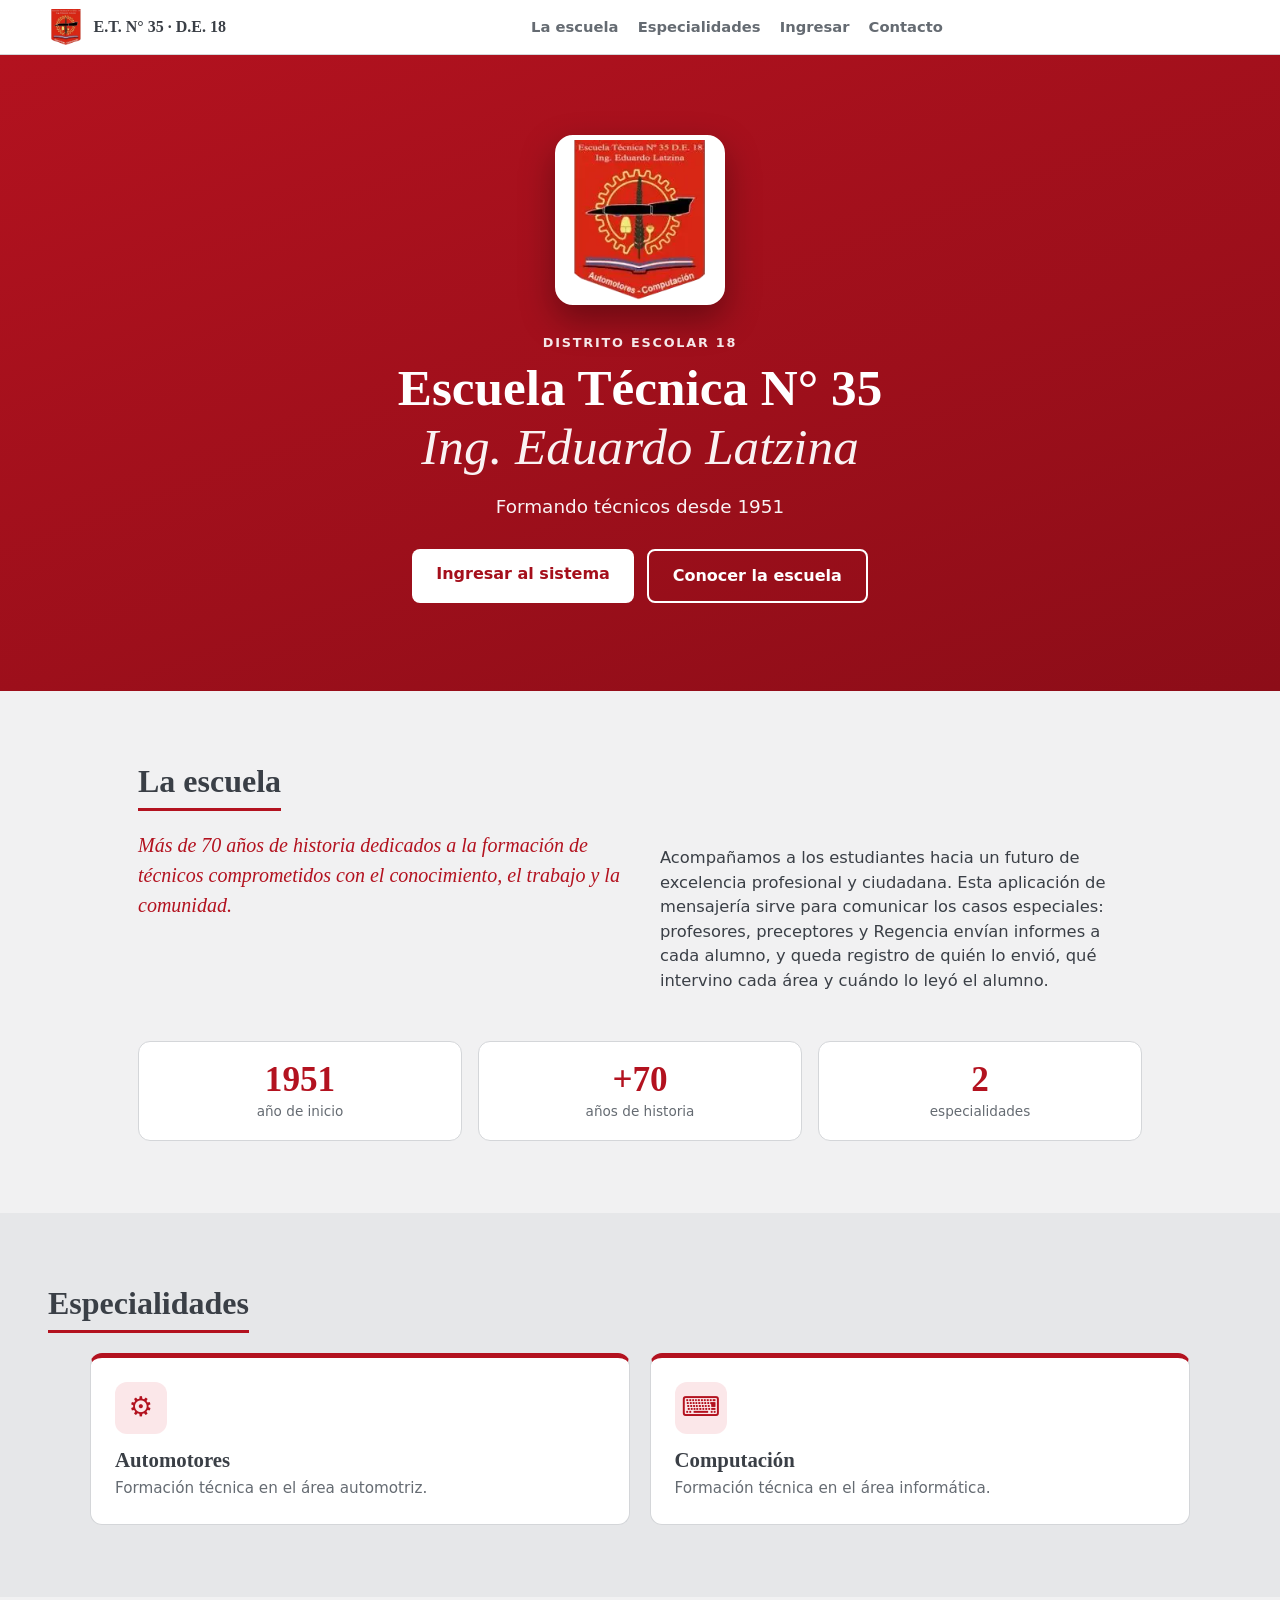
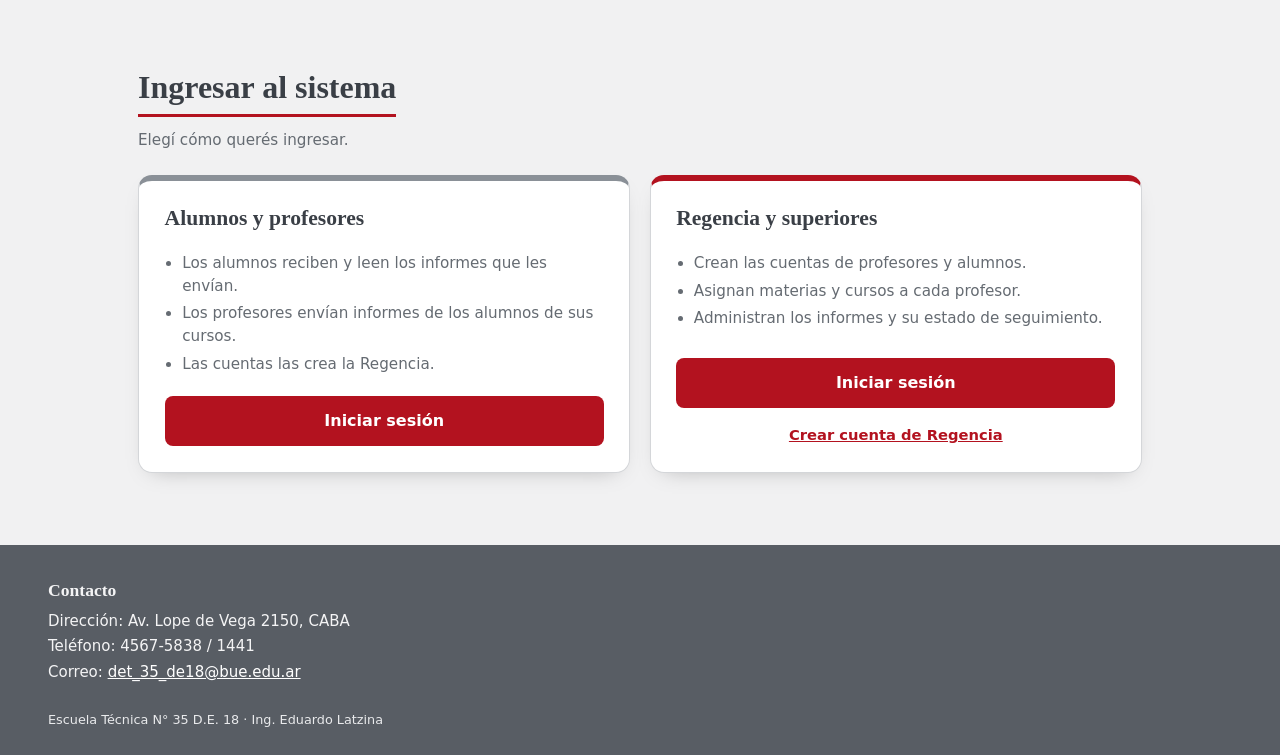
<file: index.html>
<!doctype html>
<html lang="es"><head><meta charset="utf-8">
<meta name="viewport" content="width=device-width, initial-scale=1, viewport-fit=cover">
<title>Mensajería de informes · Escuela Técnica N° 35</title>
<meta name="description" content="Escuela Técnica N° 35 D.E. 18 Ing. Eduardo Latzina. Formando técnicos desde 1951.">
<meta name="theme-color" content="#b3121f">
<link rel="icon" href="img/escudo.png">
<link rel="stylesheet" href="css/styles.css"><link rel="stylesheet" href="css/landing.css">
</head><body class="home">
<header class="hbar">
  <a class="hmarca" href="index.html"><img src="img/escudo.png" alt=""><span>E.T. N° 35 · D.E. 18</span></a>
  <nav class="hnav" aria-label="Secciones">
    <a href="#escuela">La escuela</a><a href="#especialidades">Especialidades</a><a href="#acceso">Ingresar</a><a href="#contacto">Contacto</a>
  </nav>
</header>

<main>
<section class="hero">
  <img class="hescudo" src="img/escudo.png" alt="Escudo de la Escuela Técnica N° 35 D.E. 18 Ing. Eduardo Latzina">
  <p class="eyebrow">Distrito Escolar 18</p>
  <h1>Escuela Técnica N° 35<br><span>Ing. Eduardo Latzina</span></h1>
  <p class="lema">Formando técnicos desde 1951</p>
  <div class="hcta"><a class="btn grande-h" href="#acceso">Ingresar al sistema</a><a class="btn g grande-h claro" href="#escuela">Conocer la escuela</a></div>
</section>

<section id="escuela" class="sec">
  <h2>La escuela</h2>
  <div class="cols">
    <p class="lead">Más de 70 años de historia dedicados a la formación de técnicos comprometidos con el conocimiento, el trabajo y la comunidad.</p>
    <p>Acompañamos a los estudiantes hacia un futuro de excelencia profesional y ciudadana. Esta aplicación de mensajería sirve para comunicar los casos especiales: profesores, preceptores y Regencia envían informes a cada alumno, y queda registro de quién lo envió, qué intervino cada área y cuándo lo leyó el alumno.</p>
  </div>
  <div class="cifras">
    <div><b>1951</b><span>año de inicio</span></div>
    <div><b>+70</b><span>años de historia</span></div>
    <div><b>2</b><span>especialidades</span></div>
  </div>
</section>

<section id="especialidades" class="sec gris">
  <h2>Especialidades</h2>
  <div class="esp">
    <article><span class="ico" aria-hidden="true">⚙</span><h3>Automotores</h3><p>Formación técnica en el área automotriz.</p></article>
    <article><span class="ico" aria-hidden="true">⌨</span><h3>Computación</h3><p>Formación técnica en el área informática.</p></article>
  </div>
</section>

<section id="acceso" class="sec">
  <h2>Ingresar al sistema</h2>
  <p class="sub2">Elegí cómo querés ingresar.</p>
  <div class="accesos">
    <article class="acc">
      <h3>Alumnos y profesores</h3>
      <ul>
        <li>Los alumnos reciben y leen los informes que les envían.</li>
        <li>Los profesores envían informes de los alumnos de sus cursos.</li>
        <li>Las cuentas las crea la Regencia.</li>
      </ul>
      <a class="btn grande-h" href="login.html?portal=comunidad">Iniciar sesión</a>
    </article>
    <article class="acc rojo">
      <h3>Regencia y superiores</h3>
      <ul>
        <li>Crean las cuentas de profesores y alumnos.</li>
        <li>Asignan materias y cursos a cada profesor.</li>
        <li>Administran los informes y su estado de seguimiento.</li>
      </ul>
      <a class="btn grande-h" href="login.html?portal=regencia">Iniciar sesión</a>
      <a class="enlace" href="register.html">Crear cuenta de Regencia</a>
    </article>
  </div>
</section>
</main>

<footer id="contacto" class="pie2">
  <div>
    <h3>Contacto</h3>
    <p>Dirección: Av. Lope de Vega 2150, CABA<br>Teléfono: 4567-5838 / 1441<br>Correo: <a href="mailto:det_35_de18@bue.edu.ar">det_35_de18@bue.edu.ar</a></p>
  </div>
  <p class="copy">Escuela Técnica N° 35 D.E. 18 · Ing. Eduardo Latzina</p>
</footer>
</body></html>
</file>
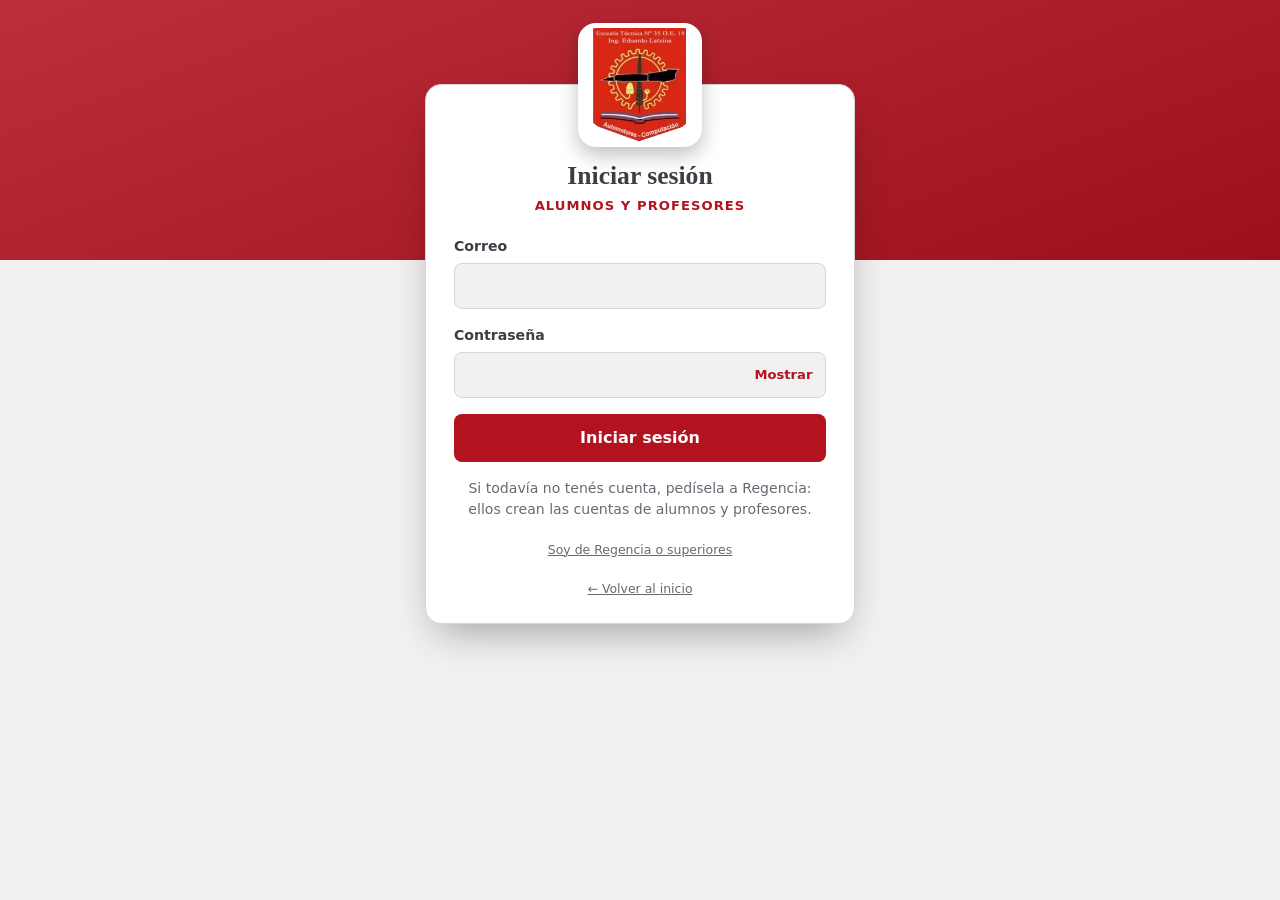
<file: app.html>
<!doctype html>
<html lang="es"><head><meta charset="utf-8">
<meta name="viewport" content="width=device-width, initial-scale=1, viewport-fit=cover">
<title>Informes de Conducta Escolar</title>
<meta name="description" content="Panel de informes de conducta de la Escuela Técnica N° 35 D.E. 18 Ing. Eduardo Latzina.">
<meta name="theme-color" content="#b3121f">
<link rel="icon" href="img/escudo.png"><link rel="stylesheet" href="css/styles.css"></head><body>
<div id="app"></div><div id="t" class="np" role="status" hidden></div>

<script src="js/store.js"></script><script src="js/app.js"></script></body></html>
</file>
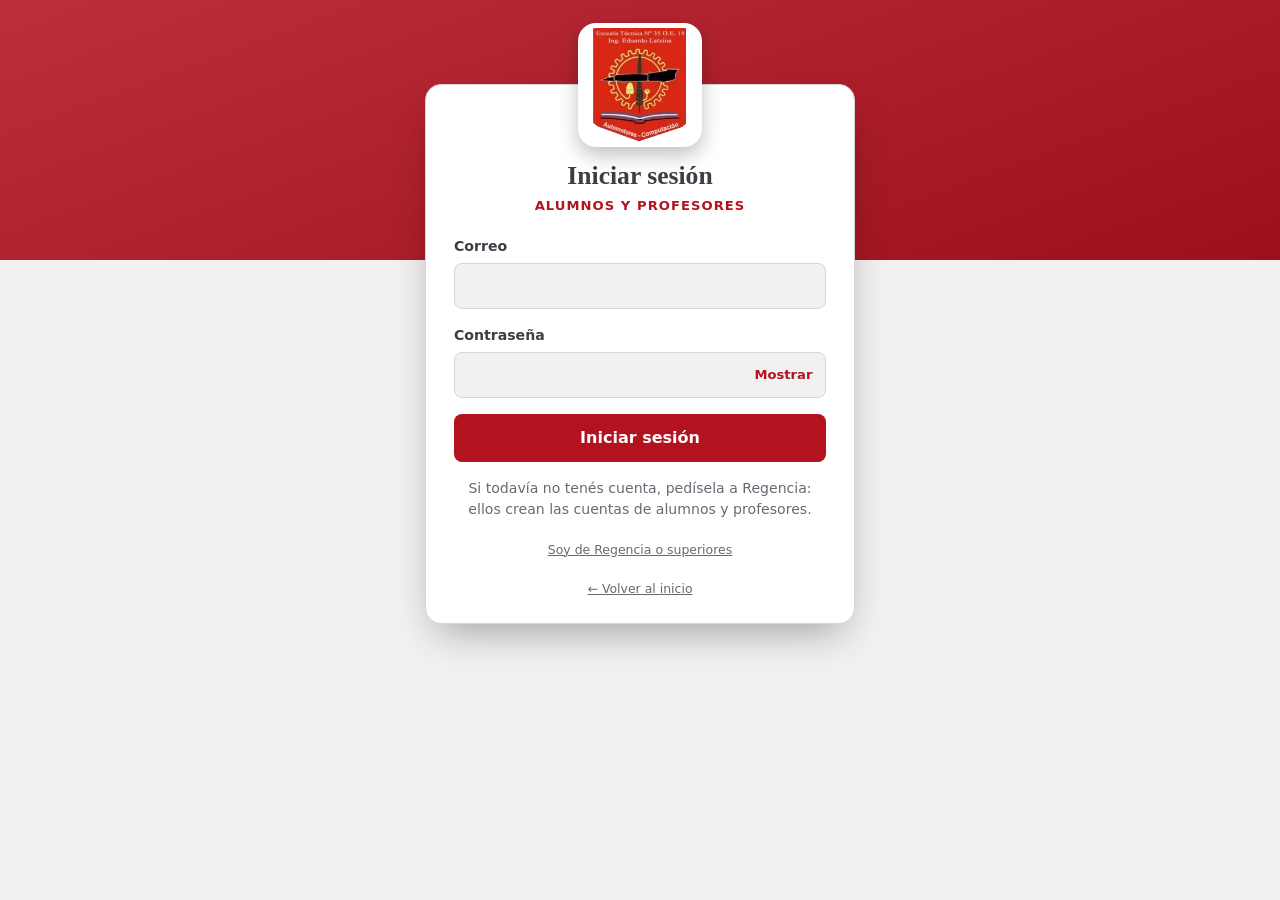
<file: login.html>
<!doctype html>
<html lang="es"><head><meta charset="utf-8">
<meta name="viewport" content="width=device-width, initial-scale=1, viewport-fit=cover">
<title>Iniciar sesión · Escuela Técnica N° 35</title>
<meta name="description" content="Iniciar sesión en el sistema de informes de conducta de la Escuela Técnica N° 35 D.E. 18 Ing. Eduardo Latzina.">
<meta name="theme-color" content="#b3121f">
<link rel="icon" href="img/escudo.png">
<link rel="stylesheet" href="css/styles.css"><link rel="stylesheet" href="css/auth.css">
</head><body class="auth">
<div class="banda" aria-hidden="true"></div>
<main class="tarjeta">
  <img class="escudo" src="img/escudo.png" alt="Escudo de la Escuela Técnica N° 35 D.E. 18 Ing. Eduardo Latzina">
  <h1>Iniciar sesión</h1>
  <p class="portal" id="portal"></p>
  <form id="f">
    <p id="exito" class="exito" role="status" hidden><strong>¡Cuenta creada correctamente!</strong> Ingresá tu contraseña para entrar.</p>
    <div class="campo">
      <label for="email">Correo</label>
      <input id="email" name="email" type="email" autocomplete="username" required>
    </div>
    <div class="campo">
      <label for="password">Contraseña</label>
      <div class="clave">
        <input id="password" name="password" type="password" autocomplete="current-password" required>
        <button type="button" class="ojo" aria-label="Mostrar contraseña" data-ojo="password">Mostrar</button>
      </div>
    </div>
    <p id="err" class="err" role="alert" hidden></p>
    <button class="btn grande" type="submit">Iniciar sesión</button>
  </form>
  <div id="extra"></div>
  <p class="pie"><a href="index.html">← Volver al inicio</a></p>
</main>
<script src="js/store.js"></script><script src="js/login.js"></script>
</body></html>
</file>
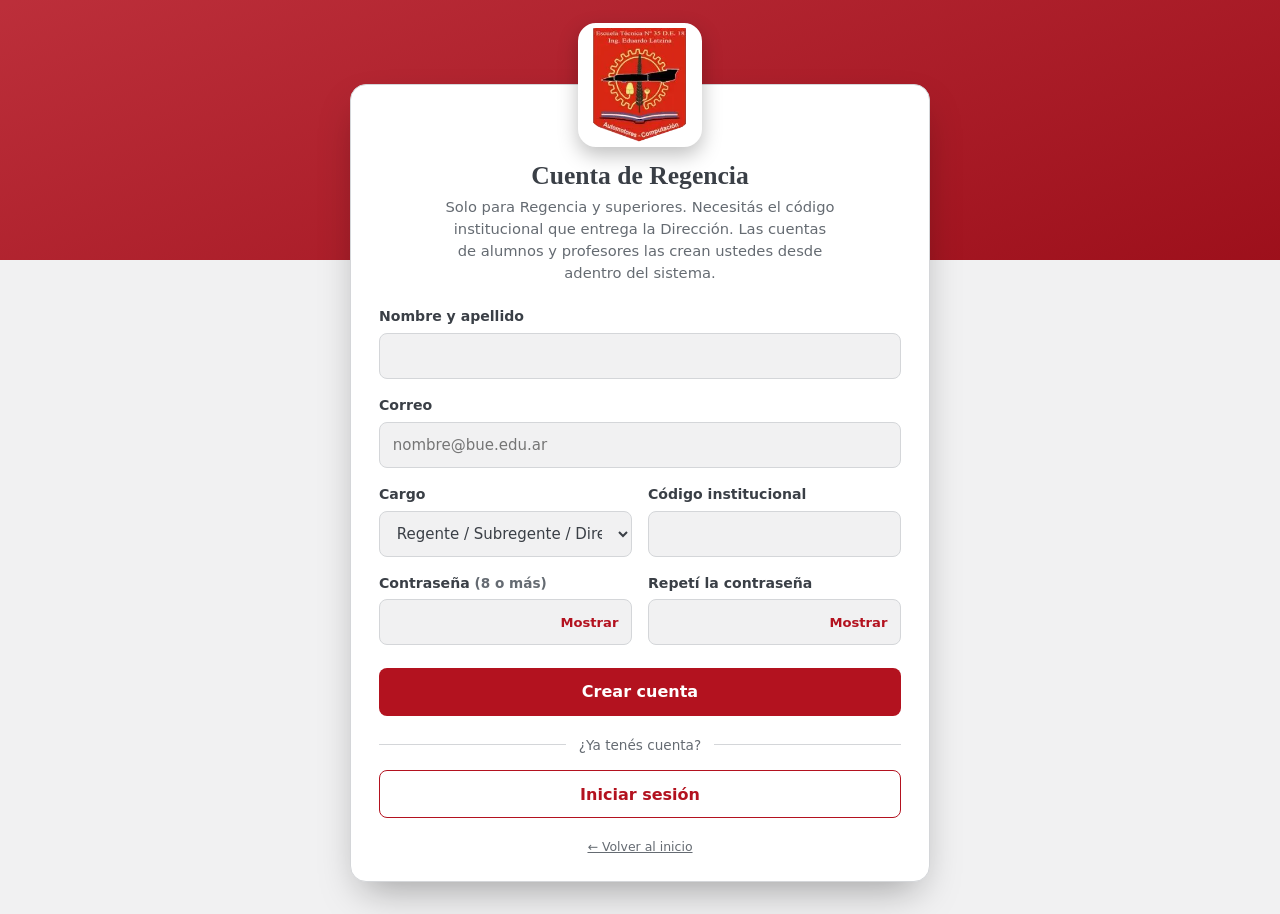
<file: register.html>
<!doctype html>
<html lang="es"><head><meta charset="utf-8">
<meta name="viewport" content="width=device-width, initial-scale=1, viewport-fit=cover">
<title>Cuenta de Regencia · Escuela Técnica N° 35</title>
<meta name="description" content="Crear cuenta de Regencia del sistema de informes de conducta de la Escuela Técnica N° 35 D.E. 18 Ing. Eduardo Latzina.">
<meta name="theme-color" content="#b3121f">
<link rel="icon" href="img/escudo.png">
<link rel="stylesheet" href="css/styles.css"><link rel="stylesheet" href="css/auth.css">
</head><body class="auth">
<div class="banda" aria-hidden="true"></div>
<main class="tarjeta ancha">
  <img class="escudo" src="img/escudo.png" alt="Escudo de la Escuela Técnica N° 35 D.E. 18 Ing. Eduardo Latzina">
  <h1>Cuenta de Regencia</h1>
  <p class="sub">Solo para Regencia y superiores. Necesitás el código institucional que entrega la Dirección. Las cuentas de alumnos y profesores las crean ustedes desde adentro del sistema.</p>
  <form id="f">
    <div class="campo">
      <label for="nombre">Nombre y apellido</label>
      <input id="nombre" name="nombre" autocomplete="name" required minlength="3">
    </div>
    <div class="campo">
      <label for="email">Correo</label>
      <input id="email" name="email" type="email" autocomplete="username" placeholder="nombre@bue.edu.ar" required>
    </div>
    <div class="fila">
      <div class="campo">
        <label for="rol">Cargo</label>
        <select id="rol" name="rol">
          <option value="REGENTE">Regente / Subregente / Directivo</option>
          <option value="PRECEPTOR">Preceptor / DOE</option>
        </select>
      </div>
      <div class="campo">
        <label for="codigo">Código institucional</label>
        <input id="codigo" name="codigo" autocomplete="off" required>
      </div>
    </div>
    <div class="fila">
      <div class="campo">
        <label for="password">Contraseña <span class="mu">(8 o más)</span></label>
        <div class="clave">
          <input id="password" name="password" type="password" autocomplete="new-password" required minlength="8" maxlength="72">
          <button type="button" class="ojo" aria-label="Mostrar contraseña" data-ojo="password">Mostrar</button>
        </div>
      </div>
      <div class="campo">
        <label for="repetir">Repetí la contraseña</label>
        <div class="clave">
          <input id="repetir" name="repetir" type="password" autocomplete="new-password" required>
          <button type="button" class="ojo" aria-label="Mostrar contraseña" data-ojo="repetir">Mostrar</button>
        </div>
      </div>
    </div>
    <p id="err" class="err" role="alert" hidden></p>
    <div id="ok" class="exito" role="status" hidden>
      <strong>¡Cuenta creada correctamente!</strong>
      <span>Tus datos se guardaron. Te llevamos a iniciar sesión…</span>
      <a id="ir" href="login.html?portal=regencia">Ir a iniciar sesión ahora</a>
    </div>
    <button class="btn grande" type="submit">Crear cuenta</button>
  </form>
  <div class="o"><span>¿Ya tenés cuenta?</span></div>
  <a class="btn g grande" href="login.html?portal=regencia">Iniciar sesión</a>
  <p class="pie"><a href="index.html">← Volver al inicio</a></p>
</main>
<script src="js/store.js"></script><script src="js/register.js"></script>
</body></html>
</file>
<file: css/styles.css>
:root{color-scheme:light dark;--bg:light-dark(#f1f1f2,#1f2124);--sf:light-dark(#ffffff,#2a2d31);--tx:light-dark(#3a3f46,#f1f2f3);--mu:light-dark(#656b72,#a3a8ae);--ln:light-dark(#d4d6d9,#40454a);--ac:light-dark(#b3121f,#ff6b74);--ac2:light-dark(#fbe7e9,#43252a);--ok:light-dark(#ffffff,#2a2d31);--ok2:light-dark(#5f656c,#d3d6da);--wa:light-dark(#5a6067,#b9bec4);--wa2:light-dark(#e6e7e9,#2b2e32);--on:light-dark(#ffffff,#2a2d31);padding-top:env(safe-area-inset-top,0px);padding-bottom:env(safe-area-inset-bottom,0px)}
:root[data-theme=dark]{color-scheme:dark}:root[data-theme=light]{color-scheme:light}
html{scroll-padding-top:env(safe-area-inset-top,0px)}*{box-sizing:border-box}
body{margin:0;background:var(--bg);color:var(--tx);font:15px/1.5 system-ui,-apple-system,"Segoe UI",Roboto,sans-serif}
body::before{content:"";position:fixed;inset:0 0 auto;height:env(safe-area-inset-top,0px);background:var(--sf);z-index:10}
.top{position:sticky;top:env(safe-area-inset-top,0px);z-index:9;background:var(--sf);border-bottom:1px solid var(--ln);padding:.6rem 1rem 0}
.bar{display:flex;gap:.6rem;align-items:center;justify-content:space-between;max-width:1100px;margin:0 auto .5rem}
h1{font:700 1.1rem/1.2 Georgia,"Times New Roman",serif;margin:0}
.pill{border:1px solid var(--ln);background:var(--ok2);color:var(--ok);border-radius:99px;padding:.25rem .75rem;font:600 .8rem system-ui;cursor:pointer}.pill.off{background:var(--ac2);color:var(--ac);border-color:var(--ac)}
.sec{margin:1rem 0 .4rem;font-size:.95rem;color:var(--txt)}
.pill-prof{background:#eef2f6;border-color:#d8e1ea;color:#2f5b8f;padding:.08rem .5rem;font:.58rem/1.6 system-ui;text-transform:uppercase;letter-spacing:.08em;cursor:default}
.pill-alu{background:#f6f7fa;border-color:#d9dce2;color:#4a4f56;padding:.08rem .5rem;font:.58rem/1.6 system-ui;text-transform:uppercase;letter-spacing:.08em;cursor:default}
.pill-reg{background:#fbe7e9;border-color:#f1c7cc;color:#a50f1b;padding:.08rem .5rem;font:.58rem/1.6 system-ui;text-transform:uppercase;letter-spacing:.08em;cursor:default}
select,textarea,input,button{font:inherit;color:inherit}
select,textarea,input{width:100%;background:var(--bg);border:1px solid var(--ln);border-radius:6px;padding:.55rem .65rem}
textarea{min-height:92px;resize:vertical}:focus-visible{outline:2px solid var(--ac);outline-offset:2px}
.rol{flex:1;min-width:0;overflow:hidden;text-overflow:ellipsis;white-space:nowrap;font-weight:600}
nav{display:flex;max-width:1100px;margin:0 auto}
nav button{flex:1;background:none;border:0;border-bottom:3px solid transparent;padding:.6rem .3rem;font-weight:600;color:var(--mu);cursor:pointer}
nav button[aria-current=page]{color:var(--ac);border-color:var(--ac)}
main{max-width:1100px;margin:0 auto;padding:1rem}
.btn{background:var(--ac);color:var(--on);border:0;border-radius:6px;padding:.6rem 1rem;font-weight:600;cursor:pointer}.btn.g{background:none;color:var(--ac);border:1px solid var(--ln)}
.row{display:block;width:100%;text-align:left;background:var(--sf);border:1px solid var(--ln);border-left:5px solid var(--ac);border-radius:8px;padding:.7rem .9rem;margin:0 0 .6rem;cursor:pointer}
.row.EN_SUSPENSO{border-left-color:#9aa0a7}.row.RESUELTO{border-left-color:var(--ok2)}.row b{display:block}.mu{color:var(--mu);font-size:.85rem}
.b{display:inline-block;border-radius:99px;padding:0 .55rem;font-size:.78rem;font-weight:600;background:var(--ac2);color:var(--ac)}.b.EN_SUSPENSO{background:var(--wa2);color:var(--wa)}.b.RESUELTO{background:var(--ok2);color:var(--ok)}
.chips{display:flex;gap:.4rem;flex-wrap:wrap;margin:0 0 .8rem}.chips button{border:1px solid var(--ln);background:var(--sf);border-radius:99px;padding:.3rem .8rem;cursor:pointer}
.chips button[aria-pressed=true]{background:var(--ac);color:var(--on);border-color:var(--ac)}
.pan{background:var(--sf);border:1px solid var(--ln);border-radius:8px;padding:.9rem;margin:0 0 .8rem}.pan h3{margin:0 0 .4rem;font-size:.95rem}
label{display:block;font-weight:600;margin:.6rem 0 .25rem}.split{display:grid;gap:1rem}
@media(min-width:900px){.split{grid-template-columns:minmax(0,.9fr) minmax(0,1.1fr);align-items:start}.acw{position:sticky;top:8.5rem}}
pre{overflow-x:auto;background:var(--bg);border:1px solid var(--ln);border-radius:6px;padding:.7rem;font:12px/1.45 ui-monospace,Menlo,Consolas,monospace;margin:.5rem 0}
code{font-family:ui-monospace,Menlo,Consolas,monospace;font-size:.85em}summary{cursor:pointer}.sc{overflow-x:auto}
.api{width:100%;border-collapse:collapse;font-size:.85rem}.api td,.api th{border-bottom:1px solid var(--ln);padding:.35rem .5rem;text-align:left;vertical-align:top}
#t{position:fixed;left:50%;transform:translateX(-50%);bottom:calc(1rem + env(safe-area-inset-bottom,0px));background:var(--tx);color:var(--bg);padding:.6rem 1rem;border-radius:8px;z-index:20;max-width:90vw}
/* ---- informe (acta) ---- */
.acta{background:#fff;color:#1f2328;border:1px solid #d7d9dc;border-top:4px solid #a50f1b;max-width:760px;margin:0 auto;font:12.5px/1.7 "Times New Roman",Times,serif;box-shadow:0 1px 8px rgba(0,0,0,.04)}
.acta-cab{display:flex;align-items:center;gap:1rem;padding:1rem 1.6rem;border-bottom:1px solid #e4e6e9}
.escudo-acta{flex:none;width:56px;height:56px;object-fit:contain}
.acta-esc{flex:1;min-width:0}
.acta-esc h2{margin:0;font:700 1.08rem/1.22 "Times New Roman",Times,serif;letter-spacing:.01em;text-transform:uppercase}
.acta-sub{margin:.18rem 0 0;font:400 .7rem/1.5 Georgia,"Times New Roman",serif;color:#6b7076}
.acta-nro{flex:none;min-width:104px;text-align:center;border:1px solid #d7d9dc;padding:.38rem .6rem;background:#fbfbfb}
.acta-nro span{display:block;font:600 .56rem/1.2 Arial,Helvetica,sans-serif;letter-spacing:.16em;text-transform:uppercase;color:#6b7076}
.acta-nro b{display:block;margin-top:.12rem;font:700 .88rem/1.4 "Times New Roman",Times,serif;color:#a50f1b}
.acta-tit{display:flex;justify-content:space-between;align-items:baseline;gap:1rem;padding:1.1rem 1.6rem .15rem}
.acta-tit h3{margin:0;font:700 1.02rem/1.25 "Times New Roman",Times,serif;letter-spacing:.08em;text-transform:uppercase}
.acta-tit span{font:600 .58rem/1.2 Arial,Helvetica,sans-serif;letter-spacing:.14em;text-transform:uppercase;color:#6b7076;white-space:nowrap}
.acta-datos{display:grid;grid-template-columns:1fr 1fr;gap:.6rem 1.6rem;padding:1rem 1.6rem 1.1rem;border-bottom:1px solid #e4e6e9}
.acta-datos>div{min-width:0}
.acta-datos .ancho{grid-column:1/-1}
.acta-datos span{display:block;font:600 .56rem/1.5 Arial,Helvetica,sans-serif;letter-spacing:.14em;text-transform:uppercase;color:#6b7076}
.acta-datos b{font:600 1rem/1.6 "Times New Roman",Times,serif}
.acta-bloque{padding:.9rem 1.6rem 0}
.acta-bloque h4{margin:0 0 .35rem;padding-bottom:.22rem;border-bottom:1px solid #e4e6e9;font:700 .6rem/1.4 Arial,Helvetica,sans-serif;letter-spacing:.16em;text-transform:uppercase;color:#a50f1b}
.acta-bloque p{margin:.25rem 0;white-space:pre-wrap;text-align:justify}
.acta-tag{display:none!important}
.acta-vacio{color:#8a8f95;font-style:italic}
.acta-estado{display:flex;align-items:center;gap:.7rem;padding:1.1rem 1.6rem 0}
.acta-estado>span{font:600 .56rem/1.2 Arial,Helvetica,sans-serif;letter-spacing:.14em;text-transform:uppercase;color:#6b7076}
.acta .b{background:#fbe7e9;color:#a50f1b;border:1px solid #efc6ca}
.acta .b.EN_SUSPENSO{background:#f1f2f4;color:#5a6168;border-color:#d9dce0}
.acta .b.RESUELTO{background:#eef1f4;color:#46535d;border-color:#d5dde3}
.firmas{display:grid;grid-template-columns:repeat(3,1fr);gap:1.4rem;margin:2.8rem 1.6rem 1.6rem}.firmas div{border-top:1px solid #1f2328;padding-top:.35rem;text-align:center;font:400 .7rem/1.5 "Times New Roman",Times,serif;color:#3f4349}
.acta-pie{margin:0;padding:.6rem 1.6rem;border-top:1px solid #e4e6e9;background:#fbfbfb;font:400 .58rem/1.5 Arial,Helvetica,sans-serif;color:#8a8f95;text-align:center;letter-spacing:.04em;text-transform:uppercase}
@media print{@page{size:A4;margin:14mm}body{background:#fff}.np{display:none!important}#t{display:none!important}.split{display:block}.acta{border:0;border-top:4px solid #a50f1b;box-shadow:none;max-width:none;margin:0}.acta h4{break-after:avoid}.acta-tit,.acta-datos,.acta-bloque,.acta-estado,.acta-pie,.firmas{break-inside:avoid}}
.logo{display:flex;align-items:center;gap:.6rem}.logo img{width:38px;height:38px;border-radius:6px;object-fit:contain}
.escudo-acta{flex:none;width:56px;height:56px;object-fit:contain;border-radius:6px}

.g2{display:grid;gap:0 1rem;grid-template-columns:repeat(auto-fit,minmax(170px,1fr))}
.crumbs{margin:0 0 .8rem;font-size:.9rem;color:var(--mu)}.crumbs button{background:none;border:0;color:var(--ac);font-weight:600;cursor:pointer;padding:0}.crumbs span{font-weight:600;color:var(--tx)}
.tit{font:700 1.3rem Georgia,serif;margin:.2rem 0 .8rem}.sp{margin:1rem 0 .3rem;font-size:.95rem}
.tiles{display:grid;gap:.8rem;grid-template-columns:repeat(auto-fill,minmax(170px,1fr))}
.tile{display:flex;flex-direction:column;gap:.2rem;text-align:left;background:var(--sf);border:1px solid var(--ln);border-top:5px solid var(--ac);border-radius:10px;padding:1rem;cursor:pointer;font:inherit;color:inherit}
.tile:hover{border-color:var(--ac)}.tile b{font-size:1.1rem}.tile span{color:var(--mu);font-size:.85rem}
.fl{display:flex;justify-content:space-between;align-items:center;gap:1rem}.asl{margin:.3rem 0 0;font-size:.9rem}
.asig{border:1px solid var(--ln);border-radius:8px;padding:.8rem;margin:.6rem 0;background:var(--bg)}
.cgrid{margin:.7rem 0}.cano{display:flex;align-items:center;gap:.6rem;padding:.2rem 0;border-bottom:1px dashed var(--ln)}.cano>span{width:7.5rem;font-weight:700;line-height:1.25}
.ck{display:inline-flex;align-items:center;gap:.25rem;margin:0;font-weight:500}.ck input{width:auto}
.err{color:var(--ac);font-weight:600}
details.pan summary{cursor:pointer}

/* ---- celulares ---- */
nav{overflow-x:auto;scrollbar-width:none}nav::-webkit-scrollbar{display:none}
nav button{flex:1 0 auto;white-space:nowrap;padding:.7rem .9rem}
.acta{overflow-x:auto}
@media(max-width:640px){
  body{font-size:16px}
  select,textarea,input{font-size:16px;min-height:44px}
  textarea{min-height:110px}
  .btn{min-height:44px;padding:.6rem 1rem}
  main{padding:.8rem .75rem 5rem}
  .top{padding:.5rem .75rem 0}
  .rol{white-space:normal;font-size:.9rem;line-height:1.3}
  .bar .btn{padding:.4rem .7rem;min-height:38px;flex:none}
  h1{font-size:1rem}
  .logo img{width:32px;height:32px}
  .tiles{grid-template-columns:repeat(2,1fr)}
  .fl{flex-wrap:wrap}
  .chips button{padding:.5rem .9rem}
  .row{padding:.8rem .8rem}
  .cano{flex-wrap:wrap}.cano>span{width:100%}
  .ck{padding:.3rem .5rem;border:1px solid var(--ln);border-radius:6px;background:var(--sf)}
  .ck input{min-height:0;width:18px;height:18px}
  .acta{font-size:12px}
  .acta-cab{padding:.85rem .85rem;gap:.65rem;flex-wrap:wrap}
  .acta-esc h2{font-size:.95rem}
  .acta-nro{min-width:84px}
  .acta-tit{flex-direction:column;gap:.15rem;padding:.8rem .85rem .1rem}
  .acta-tit span{white-space:normal}
  .acta-datos{grid-template-columns:1fr;padding:.7rem .85rem .85rem;gap:.5rem}
  .acta-bloque{padding:.7rem .85rem 0}
  .acta-estado{padding:.8rem .85rem 0;flex-wrap:wrap}
  .firmas{grid-template-columns:1fr;gap:1.8rem;margin:1.8rem .85rem 1rem}
  .acta-pie{padding:.5rem .85rem}
  .escudo-acta{width:44px;height:44px}
  #t{left:.75rem;right:.75rem;transform:none;max-width:none;text-align:center}
}
</file>
<file: css/landing.css>
html{scroll-behavior:smooth}
.home main{max-width:none;margin:0;padding:0}
.home{--hero:#a50f1b}
.hbar{position:sticky;top:0;z-index:20;display:flex;align-items:center;justify-content:space-between;gap:1rem;padding:.55rem clamp(1rem,4vw,3rem);background:var(--sf);border-bottom:1px solid var(--ln)}
.hmarca{display:flex;align-items:center;gap:.6rem;text-decoration:none;color:var(--tx);font:700 1rem Georgia,serif}
.hmarca img{width:36px;height:36px;object-fit:contain}
.hnav{display:flex;gap:1.2rem}.hnav a{color:var(--mu);text-decoration:none;font-weight:600;font-size:.92rem}.hnav a:hover{color:var(--ac)}
@media(max-width:640px){.hnav{display:none}}
.hero{background:linear-gradient(160deg,#b3121f,#8d0d18);color:#fff;text-align:center;padding:clamp(2.5rem,7vw,5rem) 1.2rem clamp(3rem,8vw,5.5rem)}
.hescudo{width:clamp(120px,22vw,170px);height:auto;background:#fff;border:5px solid #fff;border-radius:18px;box-shadow:0 14px 34px rgba(0,0,0,.35)}
.eyebrow{margin:1.4rem 0 .4rem;letter-spacing:.14em;text-transform:uppercase;font-size:.8rem;font-weight:700;opacity:.9}
.hero h1{font:700 clamp(1.8rem,5.5vw,3.2rem)/1.15 Georgia,"Times New Roman",serif;margin:0}
.hero h1 span{font-weight:400;font-style:italic;opacity:.95}
.lema{font-size:1.15rem;margin:1rem 0 1.8rem;opacity:.95}
.hcta{display:flex;gap:.8rem;justify-content:center;flex-wrap:wrap}
.grande-h{display:inline-block;text-decoration:none;text-align:center;padding:.8rem 1.5rem;border-radius:8px;font-size:1rem}
.hero .btn{background:#fff;color:#a50f1b}.hero .btn.claro{background:none;color:#fff;border:2px solid #fff}
.sec{padding:clamp(2.5rem,6vw,4.5rem) clamp(1rem,5vw,3rem);max-width:1100px;margin:0 auto}
.sec.gris{max-width:none;background:var(--wa2)}.sec.gris>*{max-width:1100px;margin-left:auto;margin-right:auto}
.sec h2{font:700 clamp(1.5rem,3.5vw,2rem) Georgia,serif;margin:0 0 1.2rem;padding-bottom:.5rem;border-bottom:3px solid var(--ac);display:inline-block}
.sub2{color:var(--mu);margin:-.4rem 0 1.4rem}
.cols{display:grid;gap:1.2rem 2.5rem;grid-template-columns:repeat(auto-fit,minmax(280px,1fr));font-size:1.02rem}
.lead{font:italic 1.25rem/1.5 Georgia,serif;margin:0;color:var(--ac)}
.cifras{display:grid;grid-template-columns:repeat(3,1fr);gap:1rem;margin-top:2rem;text-align:center}
.cifras div{background:var(--sf);border:1px solid var(--ln);border-radius:12px;padding:1.1rem .5rem}
.cifras b{display:block;font:700 clamp(1.5rem,4vw,2.2rem) Georgia,serif;color:var(--ac)}.cifras span{color:var(--mu);font-size:.85rem}
.esp{display:grid;gap:1.2rem;grid-template-columns:repeat(auto-fit,minmax(260px,1fr))}
.esp article{background:var(--sf);border:1px solid var(--ln);border-top:5px solid var(--ac);border-radius:12px;padding:1.5rem}
.ico{display:grid;place-items:center;width:52px;height:52px;border-radius:12px;background:var(--ac2);color:var(--ac);font-size:1.7rem}
.esp h3{margin:.9rem 0 .3rem;font:700 1.3rem Georgia,serif}.esp p{margin:0;color:var(--mu)}
.accesos{display:grid;gap:1.2rem;grid-template-columns:repeat(auto-fit,minmax(290px,1fr))}
.acc{background:var(--sf);border:1px solid var(--ln);border-radius:14px;padding:1.6rem;display:flex;flex-direction:column;gap:1rem;box-shadow:0 8px 22px -14px rgba(0,0,0,.35)}
.acc h3{margin:0;font:700 1.35rem Georgia,serif}
.acc ul{margin:0;padding-left:1.1rem;color:var(--mu);flex:1}.acc li{margin:.3rem 0}
.acc.rojo{border-top:6px solid var(--ac)}.acc:not(.rojo){border-top:6px solid #8a9097}
.acc .btn{display:block}.enlace{text-align:center;color:var(--ac);font-weight:600;font-size:.92rem}
.pie2{background:#585d64;color:#f4f4f5;padding:2.2rem clamp(1rem,5vw,3rem) 1.5rem}
.pie2 h3{margin:0 0 .5rem;font:700 1.1rem Georgia,serif}.pie2 p{margin:0;line-height:1.7}.pie2 a{color:#fff}
.pie2 .copy{margin-top:1.5rem;font-size:.8rem;color:#e9eaec;opacity:1}
@media(max-width:640px){
  .hbar{padding:.5rem 1rem}
  .hmarca span{font-size:.95rem}
  .hero{padding:2rem 1rem 2.6rem}
  .hcta{flex-direction:column;align-items:stretch;max-width:320px;margin:0 auto}
  .sec{padding:2rem 1rem}
  .cifras{gap:.5rem}.cifras div{padding:.8rem .3rem}
  .acc{padding:1.2rem}
  .grande-h{padding:.9rem 1rem}
}
.blanco{display:inline-block;min-width:12rem;border-bottom:1px solid rgba(255,255,255,.5);height:1em;vertical-align:baseline}
</file>
<file: css/auth.css>
.auth{--er:light-dark(#b3121f,#ff8a91);min-height:100dvh;position:relative;padding:84px 1rem 2rem}
.banda{position:absolute;inset:0 0 auto;height:260px;background:var(--ac);background-image:linear-gradient(160deg,rgba(255,255,255,.12),rgba(0,0,0,.12))}
.tarjeta{position:relative;width:100%;max-width:430px;margin:0 auto;background:var(--sf);border:1px solid var(--ln);border-radius:16px;padding:76px 1.75rem 1.5rem;box-shadow:0 18px 40px -12px rgba(0,0,0,.35)}
.tarjeta.ancha{max-width:580px}
.escudo{position:absolute;top:-62px;left:50%;transform:translateX(-50%);width:124px;height:124px;object-fit:contain;background:var(--sf);border:5px solid var(--sf);border-radius:18px;box-shadow:0 8px 20px rgba(0,0,0,.25)}
.tarjeta h1{font:700 1.6rem/1.2 Georgia,"Times New Roman",serif;text-align:center;margin:0 0 .25rem}
.sub{text-align:center;color:var(--mu);margin:0 auto 1.4rem;max-width:42ch;font-size:.92rem}
.campo{margin:0 0 1rem}
.campo label{margin:0 0 .35rem;font-size:.88rem}
.campo input,.campo select{height:46px;padding:0 .8rem;background:var(--bg);border:1px solid var(--ln);border-radius:8px}
.campo input:focus,.campo select:focus{outline:0;border-color:var(--ac);box-shadow:0 0 0 3px var(--ac2)}
.fila{display:grid;gap:0 1rem;grid-template-columns:repeat(auto-fit,minmax(210px,1fr))}
.fila .campo[hidden]{display:none}
.clave{position:relative}
.clave input{padding-right:5.2rem}
.ojo{position:absolute;right:.35rem;top:50%;transform:translateY(-50%);border:0;background:none;color:var(--ac);font-weight:600;font-size:.82rem;cursor:pointer;padding:.4rem .5rem;border-radius:6px}
.ojo:hover{background:var(--ac2)}
.btn.grande{display:block;width:100%;height:48px;line-height:48px;padding:0;text-align:center;text-decoration:none;font-size:1rem;border-radius:8px}
form .btn.grande{margin-top:.4rem}
.btn.g.grande{border-color:var(--ac);color:var(--ac);background:none}
.btn.g.grande:hover{background:var(--ac2)}
.o{display:flex;align-items:center;gap:.8rem;margin:1.2rem 0 .9rem;color:var(--mu);font-size:.85rem}
.o::before,.o::after{content:"";flex:1;border-top:1px solid var(--ln)}
.pie{text-align:center;color:var(--mu);font-size:.78rem;margin:1.3rem 0 0}
.err{color:var(--er);margin:.2rem 0 .6rem;font-weight:600;font-size:.92rem}
.err[hidden],.exito[hidden]{display:none}
.exito{margin:0 0 1rem;padding:.8rem 1rem;border-left:5px solid var(--ac);border-radius:8px;background:var(--ac2);display:flex;flex-direction:column;gap:.2rem;font-size:.92rem}
.exito strong{color:var(--ac)}
.exito a{color:var(--ac);font-weight:600}
@media(max-width:480px){.tarjeta{padding:76px 1.1rem 1.2rem}.banda{height:220px}}
.portal{text-align:center;margin:0 0 1.3rem;font-weight:700;color:var(--ac);text-transform:uppercase;letter-spacing:.08em;font-size:.82rem}
.nota{color:var(--mu);font-size:.88rem;text-align:center;margin:1rem 0 0}
.pie a{color:var(--mu)}
@media(max-width:640px){.campo input,.campo select{font-size:16px}.auth{padding-bottom:1.2rem}}
</file>
